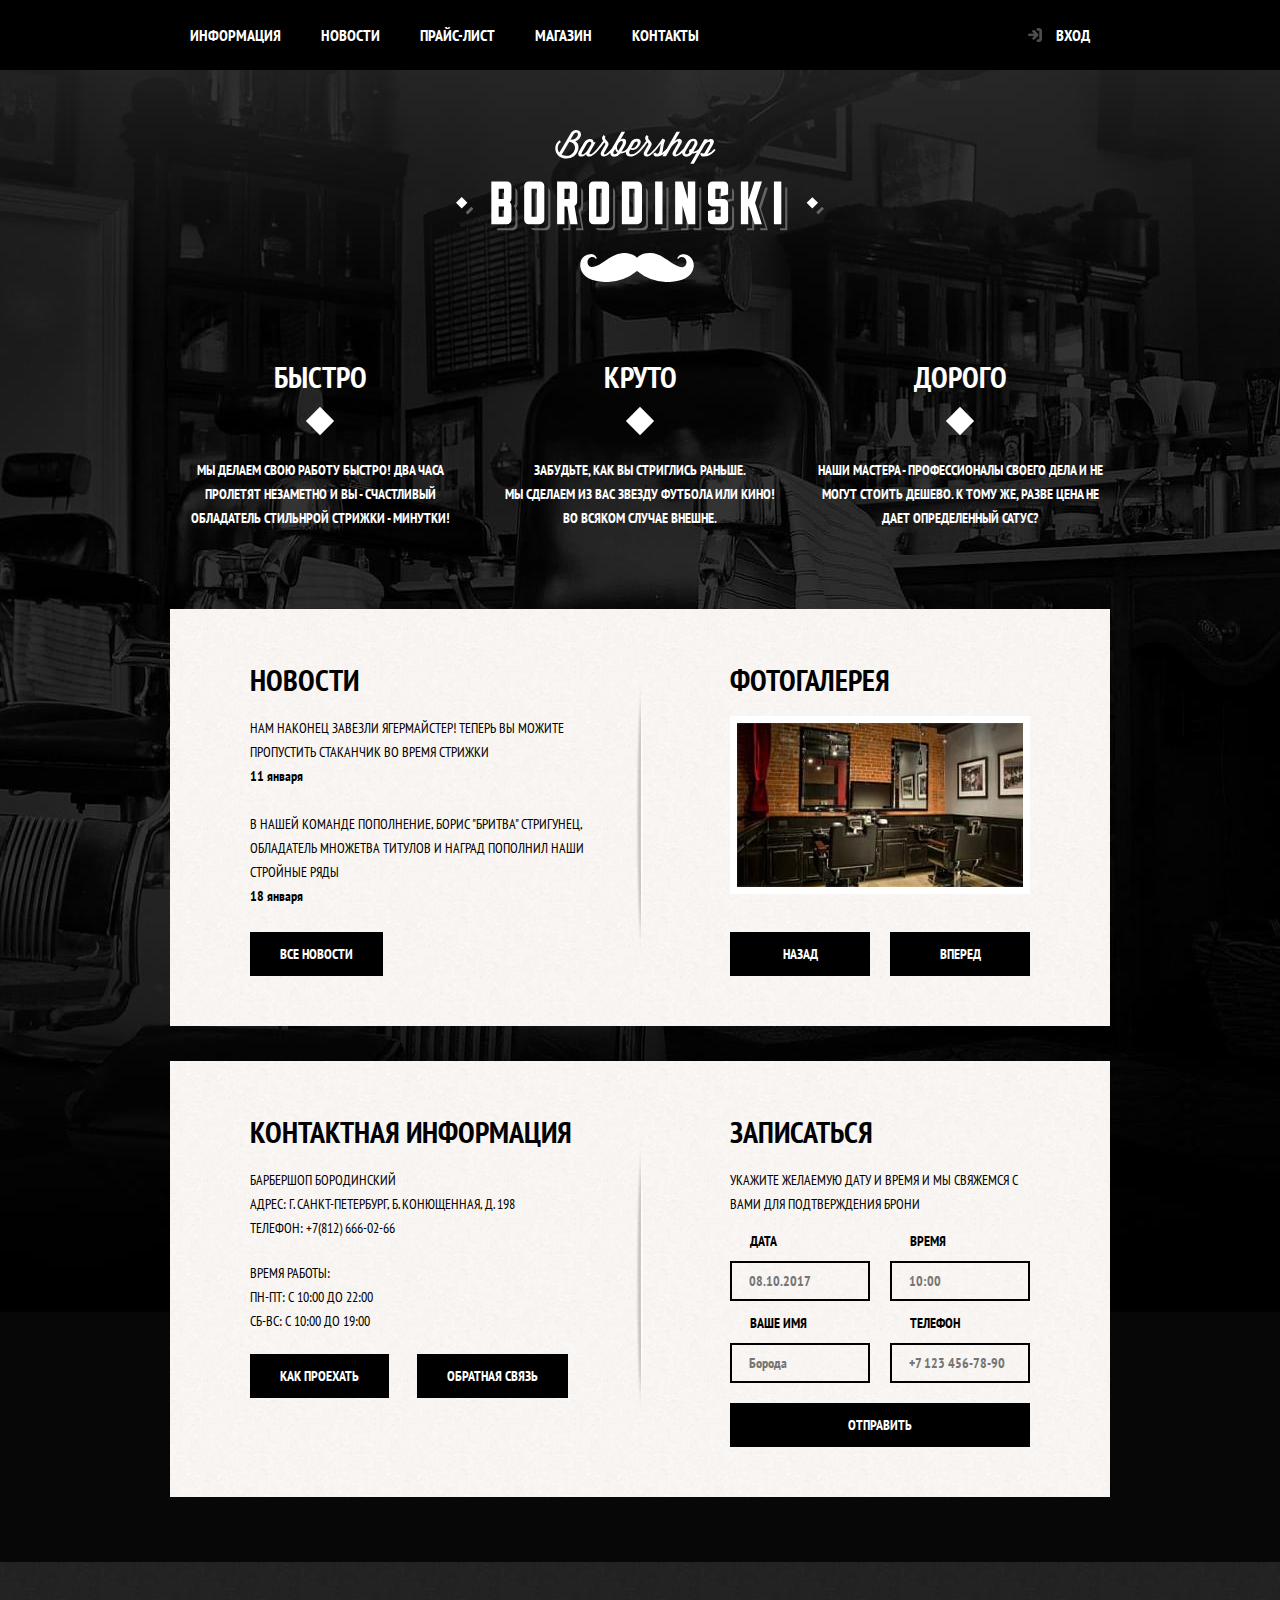
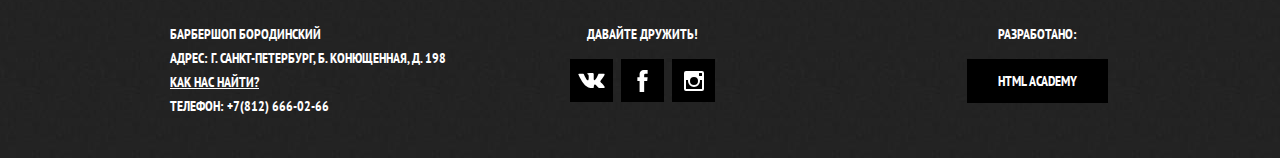
<file: index.html>
<!DOCTYPE html>
<html lang="ru">
<head>
	<meta charset="UTF-8">
	<title>Барбершоп Бородинский</title>
	<link href="https://fonts.googleapis.com/css?family=PT+Sans+Narrow:400,700&display=swap&subset=cyrillic" rel="stylesheet">
	<link rel="stylesheet" href="css/normalize.css">
	<link rel="stylesheet" href="css/style.css">
</head>
<body>
	<header class="main-header">
		<nav class="main-nav">
			<a href="" class="main-header-logo">
				<img src="img/index-logo.svg" width="368" height="153" alt="Логотип бардешопа Бородинский">
			</a>
			<div class="main-nav-wrapper">
				<div class="container">
					<ul class="site-nav">
						<li><a href="#">Информация</a></li>
						<li><a href="#">Новости</a></li>
						<li><a href="price.html">Прайс-лист</a></li>
						<li><a href="catalog.html">Магазин</a></li>
						<li><a href="#">Контакты</a></li>
					</ul>
					<ul class="user-nav">
						<li class="login-link">
							<a href="#" class="login-button">Вход</a>
						</li>
					</ul>
				</div>
			</div>
		</nav>
	</header>
	<main class="container">
		<h1 class="visually-hidden">Барбершоп Бородинский</h1>
		<section class="features">
			<h2 class="visually-hidden">Преимущества</h2>
			<ul class="features-list">
				<li class="feature-item">
					<h3>Быстро</h3>
					<p>Мы делаем свою работу быстро! Два часа пролетят незаметно и вы - счастливый обладатель стильнрой стрижки - минутки!</p>
				</li>
				<li class="feature-item">
					<h3>Круто</h3>
					<p>Забудьте, как вы стриглись раньше. <br> Мы сделаем из вас звезду футбола или кино! <br> Во всяком случае внешне.</p>
				</li>
				<li class="feature-item">
					<h3>Дорого</h3>
					<p>Наши мастера - профессионалы своего дела и не могут стоить дешево. К тому же, разве цена не дает определенный сатус?</p>
				</li>
			</ul>
		</section>
		<div class="inner-page-index inner-style">
			<section class="news">
				<h2 class="big-text">Новости</h2>
				<ul class="news-list">
					<li class="news-item">
						<p>Нам наконец завезли Ягермайстер! Теперь вы можите пропустить стаканчик во время стрижки</p>
						<time datetime="2016-01-11">11 января</time>
					</li>
					<li class="news-item">
						<p>В нашей команде пополнение, Борис "Бритва" Стригунец, обладатель множетва титулов и наград пополнил наши стройные ряды </p>
						<time datetime="2016-01-18">18 января</time>
					</li>
				</ul>
				<a href="" class="button">Все новости</a>
			</section>
			<section class="gallery">
				<h2 class="big-text">Фотогалерея</h2>
				<div class="gallery-container">
					<figure class="gallery-content">
						<a href="#"><img src="img/studio.jpg" alt="Интерьер" width="286" height="164">
						</a> 
					</figure>
					<button class="button gallery-button gallery-button-back" type="button">Назад</button>
					<button class="button gallery-button gallery-button-next" type="button">Вперед</button>
				</div>
			</section>
		</div>
		<div class="inner-page-index inner-style">
			<section class="contacts">
				<h2 class="big-text">Контактная информация</h2>
				<p>Барбершоп Бородинский<br>
					Адрес: г. Санкт-Петербург, Б. конющенная, д. 198<br>
					Телефон: +7(812) 666-02-66
				</p>
				<p>Время работы:<br>
					пн-пт: с 10:00 до 22:00<br>
					сб-вс: с 10:00 до 19:00
				</p>
				<a href="map.html" class="button contacts-button">Как проехать</a>
				<a href="contacts.html" class="button contacts-button">Обратная связь</a>
			</section>

			<section class="appointment">
				<h2 class="big-text">Записаться</h2>
				<p class="appointment-info">Укажите желаемую дату и время и мы свяжемся с вами для подтверждения брони</p>
				<form action="https://echo.htmlacademy.ru" method="post" class="appointment-form">
					<p class="appointment-item">
						<label for="appointment-date">Дата</label>
						<input id="appointment-date" type="text" name="date" value="" placeholder="08.10.2017">
					</p>
					<p class="appointment-item">
						<label for="appointment-time">Время</label>
						<input id="appointment-time" type="text" name="time" value="" placeholder="10:00">
					</p>
					<p class="appointment-item">
						<label for="appointment-name">Ваше имя</label>
						<input id="appointment-name" type="text" name="name" value="" placeholder="Борода">
					</p>
					<p class="appointment-item">
						<label for="appointment-phone">Телефон</label>
						<input id="appointment-phone" type="tel" name="phone" value="" placeholder="+7 123 456-78-90">
					</p>
					<button class="button" type="submit">Отправить</button>
				</form>
			</section>
		</div>
	</main>
	<footer class="main-footer">
		<div class="container">
			<p class="footer-contacts">Барбершоп Бородинский
				<br>Адрес: г. Санкт-Петербург, Б. конющенная, д. 198
				<br>
				<a href="map.html">Как нас найти?</a>
				<br>Телефон: +7(812) 666-02-66
			</p>
			<div class="footer-social">
				<b>Давайте дружить!</b>
				<ul>
					<li>
						<a href="#" class="social-button">
							<span class="visually-hidden">Вконтакте</span>
							<svg xmlns="http://www.w3.org/2000/svg" width="27" height="15" viewBox="0 0 26.14 14.91">
								<path d="M26 13.47l-.09-.17a13.55 13.55 0 00-2.6-3q-.87-.83-1.1-1.12A1 1 0 0122 8a10.27 10.27 0 011.22-1.78l.88-1.16q2.35-3.13 2-4L26 .94a.8.8 0 00-.4-.22 2.14 2.14 0 00-.87 0h-3.92a.51.51 0 00-.27 0h-.3a.6.6 0 00-.15.14.93.93 0 00-.14.24 22.22 22.22 0 01-1.46 3.06q-.5.84-.93 1.46a7 7 0 01-.71.91 4.94 4.94 0 01-.52.47q-.23.18-.35.15l-.23-.05a.9.9 0 01-.31-.33 1.49 1.49 0 01-.16-.53V1.6a3.14 3.14 0 000-.62 2.12 2.12 0 00-.14-.44.73.73 0 00-.28-.33 1.57 1.57 0 00-.46-.18A9 9 0 0012.57 0a8.93 8.93 0 00-3.25.33 1.83 1.83 0 00-.52.41q-.25.3-.07.33a1.67 1.67 0 011.16.59l.08.16a2.6 2.6 0 01.19.63 6.32 6.32 0 01.12 1 10.59 10.59 0 010 1.7q-.07.71-.13 1.1a2.21 2.21 0 01-.18.64 2.69 2.69 0 01-.16.3l-.07.07a1 1 0 01-.37.07.86.86 0 01-.46-.19 3.27 3.27 0 01-.56-.52 7 7 0 01-.66-.93q-.37-.6-.76-1.42l-.22-.39q-.2-.38-.56-1.11t-.62-1.43A.9.9 0 005.2.9h-.07a.93.93 0 00-.22-.16A1.44 1.44 0 004.6.65L.87.68A1 1 0 00.1.94L0 1a.44.44 0 000 .22 1.08 1.08 0 00.08.37Q.9 3.53 1.86 5.31t1.66 2.87Q4.23 9.27 5 10.24t1 1.24l.37.41.34.33a8.06 8.06 0 001 .78 16.34 16.34 0 001.4.9 7.6 7.6 0 001.79.72 6.19 6.19 0 002 .22h1.57a1.08 1.08 0 00.72-.3l.05-.07a.9.9 0 00.1-.25 1.38 1.38 0 000-.37 4.48 4.48 0 01.09-1.05 2.77 2.77 0 01.23-.71 1.74 1.74 0 01.29-.4 1.19 1.19 0 01.23-.2h.11a.86.86 0 01.77.21 4.52 4.52 0 01.83.79q.39.47.93 1.05a6.41 6.41 0 001 .87l.27.16a3.31 3.31 0 00.71.3 1.53 1.53 0 00.76.07l3.48-.05a1.58 1.58 0 00.8-.17.68.68 0 00.34-.37 1.06 1.06 0 000-.46 1.71 1.71 0 00-.1-.36z" fill="#fff"/></svg>
							</a>
						</li>
						<li>
							<a href="#" class="social-button">
								<span class="visually-hidden">Фейсбук</span>
								<svg xmlns="http://www.w3.org/2000/svg" width="19" height="22" viewBox="0 0 10.15 21.74">
									<path d="M3.34 1.12A4.77 4.77 0 016.53 0h3.61v3.81H7.81a1.07 1.07 0 00-1.09.83v2.55h3.42c-.08 1.23-.24 2.45-.41 3.67h-3v10.87H2.21V10.86H0V7.21h2.19V3.66a3.83 3.83 0 011.15-2.54z" fill="#fff"/>
								</svg>
							</a>
						</li>
						<li>
							<a href="#" class="social-button">
								<span class="visually-hidden">Инстаграм</span>
								<svg xmlns="http://www.w3.org/2000/svg" width="20" height="20">
									<path d="M18 0H2a2 2 0 00-2 2v16a2 2 0 002 2h16a2 2 0 002-2V2a2 2 0 00-2-2zm-8 6a4 4 0 11-4 4 4 4 0 014-4zM2.5 18a.47.47 0 01-.5-.5V9h2.1a3.4 3.4 0 00-.1 1 6 6 0 1012 0 3.4 3.4 0 00-.1-1H18v8.5a.47.47 0 01-.5.5zM18 4.5a.47.47 0 01-.5.5h-2a.47.47 0 01-.5-.5v-2a.47.47 0 01.5-.5h2a.47.47 0 01.5.5z" fill="#fff"/>
								</svg>
							</a>
						</li>
					</ul>
				</div>
				<p class="footer-copyright">
					<b>Разработано:</b>
					<a href="https://htmlacademy.ru" class="button footer-dev">HTML Academy</a>
				</p>
			</div>
		</footer>
		<section class="modal modal-login">
			<h2>Личный кабинет</h2>
			<p>Введите пожалуйста свой логин и пароль</p>
			<form action="https://echo.htmlacademy.ru" class="login-form" method="post">
				<p>
					<label class="visually-hidden" for="user-login">Логин</label>
					<input type="text" id="user-login" class="login-icon-user" placeholder="Логин" required>
				</p>
				<p>
					<label class="visually-hidden" for="user-password">Пароль</label>
					<input type="password" id="user-password" class="login-icon-pass" placeholder="Пароль" required>
				</p>
				<p class="login-password-info">
					<label class="login-checkbox">
						<input type="checkbox" name="remember" class="visually-hidden">
						<span class="checkbox-indicator"></span>
						Запомнте меня
					</label>
					<a href="#" class="restore">Я забыл пароль!</a>
				</p>
				<button class="button btn-log" type="submit">Войти</button>
			</form>
			<button class="modal-close" type="button"></button>
		</section>
		<section class="modal modal-map">
			<h2 class="visually-hidden">Как до нас добраться</h2>
			<iframe src="https://www.google.com/maps/embed?pb=!1m18!1m12!1m3!1d1998.6036252949425!2d30.320864080180478!3d59.93871916914324!2m3!1f0!2f0!3f0!3m2!1i1024!2i768!4f13.1!3m3!1m2!1s0x4696310fca145cc1%3A0x42b32648d8238007!2z0JHQvtC70YzRiNCw0Y8g0JrQvtC90Y7RiNC10L3QvdCw0Y8g0YPQuy4sIDE5LzgsINCh0LDQvdC60YIt0J_QtdGC0LXRgNCx0YPRgNCzLCAxOTExODY!5e0!3m2!1sru!2sru!4v1575994531938!5m2!1sru!2sru" width="780" height="570" frameborder="0" style="border:0;" allowfullscreen=""></iframe>
			<p>
				<img src="img/map.png" width="780" height="570" alt= "Адрес: г. Санкт-Петербург, Б. конющенная, д. 198">
			</p>
			<button class="modal-close" type="button"></button>
		</section>
		<script src="script.js"></script>
		<script>
			let popapMap2 = document.querySelector(".contacts-button");

			popapMap2.addEventListener("click", function(evt) {
				evt.preventDefault();
				mapImg.classList.add("modal-show");
			});
		</script>
	</body>
	</html>
</file>
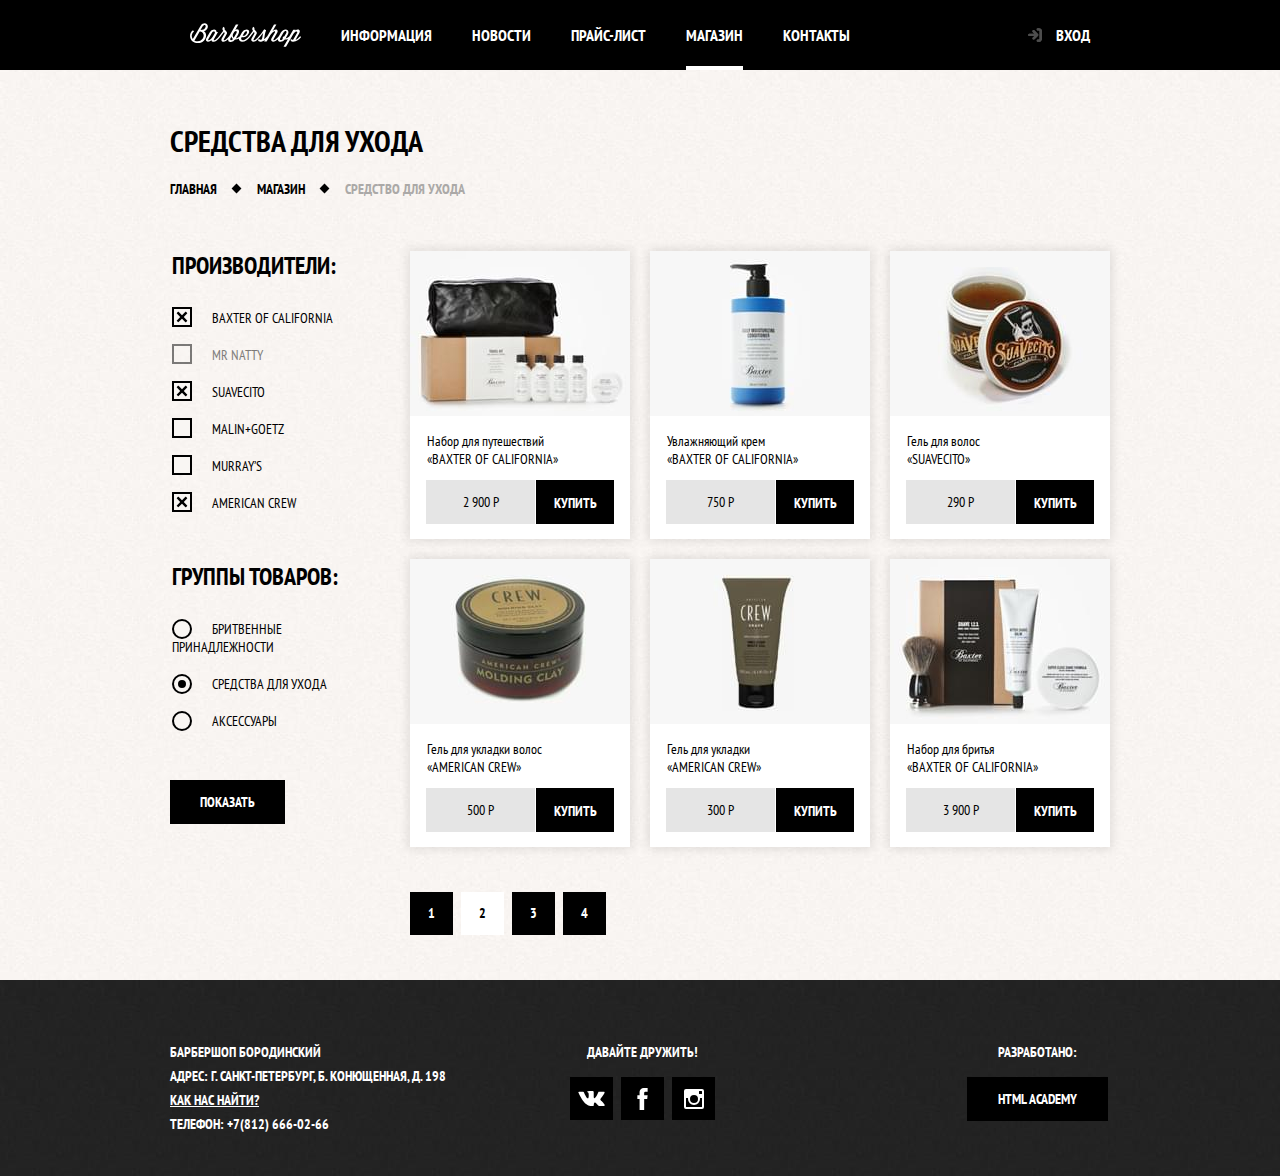
<file: catalog.html>
<!DOCTYPE html>
<html lang="ru">
<head>
	<meta charset="UTF-8">
	<title>Каталог</title>
	<link href="https://fonts.googleapis.com/css?family=PT+Sans+Narrow:400,700&display=swap&subset=cyrillic" rel="stylesheet">
	<link rel="stylesheet" href="css/normalize.css">
	<link rel="stylesheet" href="css/style.css">
</head>
<body class="inner-page">
	<header class="main-header">
		<nav class="main-nav container">
			<a href="index.html" class="main-header-logo">
				<img src="img/logo.svg" alt="Логотип бардешопа Бородинский" width="111" height="24">
			</a>
			<ul class="site-nav">
				<li><a href="#">Информация</a></li>
				<li><a href="#">Новости</a></li>
				<li><a href="price.html">Прайс-лист</a></li>
				<li><a class="active-nav" href="catalog.html">Магазин</a></li>
				<li><a href="#">Контакты</a></li>
			</ul>
			<ul class="user-nav">
				<li class="login-link">
					<a href="#" class="login-button">Вход</a>
				</li>
			</ul>
		</nav>
	</header>
	<main class="container">
		<h1 class="big-text">Средства для ухода</h1>
		<ul class="breadcrumbs">
			<li><a href="index.html">Главная</a></li>
			<li><a href="#">Магазин</a></li>
			<li class="breadcrumbs-current">Средство для ухода</li>
		</ul>
		<div class="catalog-columns">
			<section class="filters">
				<h2 class="visually-hidden">Фильтр товаров</h2>
				<form action="#" class="filter" method="get">
					<fieldset>
						<legend class="high-text">Производители:</legend>
						<ul class="filter-list-1">
							<li class="filter-option">
								<input class="visually-hidden filter-input filter-input-checkbox" type="checkbox" name="baxter-of-california" id="filter-baxter-of-california" checked>
								<label for="filter-baxter-of-california">Baxter of California</label>
							</li>
							<li class="filter-option">
								<input class="visually-hidden filter-input filter-input-checkbox" type="checkbox" name="mr-natty" id="filter-mr-natty" disabled>
								<label for="filter-mr-natty">Mr Natty</label>
							</li>
							<li class="filter-option">
								<input class="visually-hidden filter-input filter-input-checkbox" type="checkbox" name="suavecito" id="filter-suavecito" checked>
								<label for="filter-suavecito">Suavecito</label>
							</li>
							<li class="filter-option">
								<input class="visually-hidden filter-input filter-input-checkbox" type="checkbox" name="malin-goetz" id="filter-malin-goetz">
								<label for="filter-malin-goetz">Malin+Goetz</label>
							</li>
							<li class="filter-option">
								<input class="visually-hidden filter-input filter-input-checkbox" type="checkbox" name="murrays" id="filter-murrays">
								<label for="filter-murrays">Murray’s</label>
							</li>
							<li class="filter-option">
								<input class="visually-hidden filter-input filter-input-checkbox" type="checkbox" name="american-crew" id="filter-american-crew" checked>
								<label for="filter-american-crew">American Crew</label>
							</li>
						</ul>
					</fieldset>
					<fieldset>
						<legend class="high-text">Группы товаров:</legend>
						<ul class="filter-list-2">
							<li class="filter-option">
								<input class="visually-hidden filter-input filter-input-radio" type="radio" name="product-group" value="shaving" id="filter-shave">
								<label for="filter-shave">Бритвенные 
								принадлежности</label>
							</li>
							<li class="filter-option">
								<input class="visually-hidden filter-input filter-input-radio" type="radio" name="product-group" value="hair-care" id="filter-care" checked>
								<label for="filter-care">Средства для ухода</label>
							</li>
							<li class="filter-option">
								<input class="visually-hidden filter-input filter-input-radio" type="radio" name="product-group" value="accessories" id="filter-accessories">
								<label for="filter-accessories">Аксессуары</label>
							</li>
						</ul>
					</fieldset>
					<button type="submit" class="filter-button button">Показать</button>
				</form>
			</section>
			<section class="catalog">
				<h2 class="visually-hidden">Список средств для ухода</h2>
				<ul class="catalog-list">
					<li class="catalog-item">
						<a class="catalog-link" href="item.html">
							<h3>
								<span class="catalog-category">Набор для путешествий</span><br>
								<span class="catalog-item-title">«Baxter of California»</span>
							</h3>
							<p class="catalog-item-image">
								<img src="img/product-1.jpg" width="220" height="165" alt="Набор для путешествий «Baxter of California»">
							</p>
						</a>
						<p class="catalog-item-price">
							<b>2 900 Р</b>
							<a class="button btn-price" href="#">Купить</a>
						</p>
					</li>
					<li class="catalog-item">
						<a class="catalog-link" href="catalog-item.html">
							<h3>
								<span class="catalog-category">Увлажняющий крем</span><br>
								<span class="catalog-item-title">«Baxter of California»</span>
							</h3>
							<p class="catalog-item-image">
								<img src="img/product-2.jpg" width="220" height="165" alt="Увлажняющий крем «Baxter of California»">
							</p>
						</a>
						<p class="catalog-item-price">
							<b>750 Р</b>
							<a class="button btn-price" href="#">Купить</a>
						</p>
					</li>
					<li class="catalog-item">
						<a class="catalog-link" href="catalog-item.html">
							<h3>
								<span class="catalog-category">Гель для волос</span><br>
								<span class="catalog-item-title">«Suavecito»</span>
							</h3>
							<p class="catalog-item-image">
								<img src="img/product-3.jpg" width="220" height="165" alt="Гель для волос «Suavecito»">
							</p>
						</a>
						<p class="catalog-item-price">
							<b>290 Р</b>
							<a class="button btn-price" href="#">Купить</a>
						</p>
					</li>
					<li class="catalog-item">
						<a class="catalog-link" class="catalog-link" href="catalog-item.html">
							<h3>
								<span class="catalog-category">Гель для укладки волос</span><br>
								<span class="catalog-item-title">«American crew»</span>
							</h3>
							<p class="catalog-item-image">
								<img src="img/product-4.jpg" width="220" height="165" alt="Гель для укладки волос «American crew»">
							</p>
						</a>
						<p class="catalog-item-price">
							<b>500 Р</b>
							<a class="button btn-price" href="#">Купить</a>
						</p>
					</li>
					<li class="catalog-item">
						<a class="catalog-link" href="catalog-item.html">
							<h3>
								<span class="catalog-category">Гель для укладки</span><br>
								<span class="catalog-item-title">«American crew»</span>
							</h3>
							<p class="catalog-item-image">
								<img src="img/product-5.jpg" width="220" height="165" alt="Гель для укладки «American crew»">
							</p>
						</a>
						<p class="catalog-item-price">
							<b>300 Р</b>
							<a class="button btn-price" href="#">Купить</a>
						</p>
					</li>
					<li class="catalog-item">
						<a class="catalog-link" href="catalog-item.html">
							<h3>
								<span class="catalog-category">Набор для бритья</span><br>
								<span class="catalog-item-title">«Baxter of California»</span>
							</h3>
							<p class="catalog-item-image">
								<img src="img/product-6.jpg" width="220" height="165" alt="Набор для бритья «Baxter of California»">
							</p>
						</a>
						<p class="catalog-item-price">
							<b>3 900 Р</b>
							<a class="button btn-price" href="#">Купить</a>
						</p>
					</li>
				</ul>
				<ul class="pagination-list">
					<li class="pagination-item"><a href="#">1</a></li>
					<li class="pagination-item pagination-item-current"><a href="#">2</a></li>
					<li class="pagination-item"><a href="#">3</a></li>
					<li class="pagination-item"><a href="#">4</a></li>
				</ul>
			</section>
		</div>
	</main>
	<footer class="main-footer">
		<div class="container">
			<p class="footer-contacts">Барбершоп Бородинский
				<br>Адрес: г. Санкт-Петербург, Б. конющенная, д. 198
				<br>
				<a href="map.html">Как нас найти?</a>
				<br>Телефон: +7(812) 666-02-66
			</p>
			<div class="footer-social">
				<b>Давайте дружить!</b>
				<ul>
					<li>
						<a href="#" class="social-button">
							<span class="visually-hidden">Вконтакте</span>
							<svg xmlns="http://www.w3.org/2000/svg" width="27" height="15" viewBox="0 0 26.14 14.91">
								<path d="M26 13.47l-.09-.17a13.55 13.55 0 00-2.6-3q-.87-.83-1.1-1.12A1 1 0 0122 8a10.27 10.27 0 011.22-1.78l.88-1.16q2.35-3.13 2-4L26 .94a.8.8 0 00-.4-.22 2.14 2.14 0 00-.87 0h-3.92a.51.51 0 00-.27 0h-.3a.6.6 0 00-.15.14.93.93 0 00-.14.24 22.22 22.22 0 01-1.46 3.06q-.5.84-.93 1.46a7 7 0 01-.71.91 4.94 4.94 0 01-.52.47q-.23.18-.35.15l-.23-.05a.9.9 0 01-.31-.33 1.49 1.49 0 01-.16-.53V1.6a3.14 3.14 0 000-.62 2.12 2.12 0 00-.14-.44.73.73 0 00-.28-.33 1.57 1.57 0 00-.46-.18A9 9 0 0012.57 0a8.93 8.93 0 00-3.25.33 1.83 1.83 0 00-.52.41q-.25.3-.07.33a1.67 1.67 0 011.16.59l.08.16a2.6 2.6 0 01.19.63 6.32 6.32 0 01.12 1 10.59 10.59 0 010 1.7q-.07.71-.13 1.1a2.21 2.21 0 01-.18.64 2.69 2.69 0 01-.16.3l-.07.07a1 1 0 01-.37.07.86.86 0 01-.46-.19 3.27 3.27 0 01-.56-.52 7 7 0 01-.66-.93q-.37-.6-.76-1.42l-.22-.39q-.2-.38-.56-1.11t-.62-1.43A.9.9 0 005.2.9h-.07a.93.93 0 00-.22-.16A1.44 1.44 0 004.6.65L.87.68A1 1 0 00.1.94L0 1a.44.44 0 000 .22 1.08 1.08 0 00.08.37Q.9 3.53 1.86 5.31t1.66 2.87Q4.23 9.27 5 10.24t1 1.24l.37.41.34.33a8.06 8.06 0 001 .78 16.34 16.34 0 001.4.9 7.6 7.6 0 001.79.72 6.19 6.19 0 002 .22h1.57a1.08 1.08 0 00.72-.3l.05-.07a.9.9 0 00.1-.25 1.38 1.38 0 000-.37 4.48 4.48 0 01.09-1.05 2.77 2.77 0 01.23-.71 1.74 1.74 0 01.29-.4 1.19 1.19 0 01.23-.2h.11a.86.86 0 01.77.21 4.52 4.52 0 01.83.79q.39.47.93 1.05a6.41 6.41 0 001 .87l.27.16a3.31 3.31 0 00.71.3 1.53 1.53 0 00.76.07l3.48-.05a1.58 1.58 0 00.8-.17.68.68 0 00.34-.37 1.06 1.06 0 000-.46 1.71 1.71 0 00-.1-.36z" fill="#fff"/></svg>
							</a>
						</li>
						<li>
							<a href="#" class="social-button">
								<span class="visually-hidden">Фейсбук</span>
								<svg xmlns="http://www.w3.org/2000/svg" width="19" height="22" viewBox="0 0 10.15 21.74">
									<path d="M3.34 1.12A4.77 4.77 0 016.53 0h3.61v3.81H7.81a1.07 1.07 0 00-1.09.83v2.55h3.42c-.08 1.23-.24 2.45-.41 3.67h-3v10.87H2.21V10.86H0V7.21h2.19V3.66a3.83 3.83 0 011.15-2.54z" fill="#fff"/>
								</svg>
							</a>
						</li>
						<li>
							<a href="#" class="social-button">
								<span class="visually-hidden">Инстаграм</span>
								<svg xmlns="http://www.w3.org/2000/svg" width="20" height="20">
									<path d="M18 0H2a2 2 0 00-2 2v16a2 2 0 002 2h16a2 2 0 002-2V2a2 2 0 00-2-2zm-8 6a4 4 0 11-4 4 4 4 0 014-4zM2.5 18a.47.47 0 01-.5-.5V9h2.1a3.4 3.4 0 00-.1 1 6 6 0 1012 0 3.4 3.4 0 00-.1-1H18v8.5a.47.47 0 01-.5.5zM18 4.5a.47.47 0 01-.5.5h-2a.47.47 0 01-.5-.5v-2a.47.47 0 01.5-.5h2a.47.47 0 01.5.5z" fill="#fff"/>
								</svg>
							</a>
						</li>
					</ul>
				</div>
				<p class="footer-copyright">
					<b>Разработано:</b>
					<a href="https://htmlacademy.ru" class="button footer-dev">HTML Academy</a>
				</p>
			</div>
		</footer>
		<section class="modal modal-login">
			<h2>Личный кабинет</h2>
			<p>Введите пожалуйста свой логин и пароль</p>
			<form action="https://echo.htmlacademy.ru" class="login-form" method="post">
				<p>
					<label class="visually-hidden" for="user-login">Логин</label>
					<input type="text" id="user-login" class="login-icon-user" placeholder="Логин" required>
				</p>
				<p>
					<label class="visually-hidden" for="user-password">Пароль</label>
					<input type="password" id="user-password" class="login-icon-pass" placeholder="Пароль" required>
				</p>
				<p class="login-password-info">
					<label class="login-checkbox">
						<input type="checkbox" name="remember" class="visually-hidden">
						<span class="checkbox-indicator"></span>
						Запомнте меня
					</label>
					<a href="#" class="restore">Я забыл пароль!</a>
				</p>
				<button class="button btn-log" type="submit">Войти</button>
			</form>
			<button class="modal-close" type="button"></button>
		</section>
		<section class="modal modal-map">
			<h2 class="visually-hidden">Как до нас добраться</h2>
			<iframe src="https://www.google.com/maps/embed?pb=!1m18!1m12!1m3!1d1998.6036252949425!2d30.320864080180478!3d59.93871916914324!2m3!1f0!2f0!3f0!3m2!1i1024!2i768!4f13.1!3m3!1m2!1s0x4696310fca145cc1%3A0x42b32648d8238007!2z0JHQvtC70YzRiNCw0Y8g0JrQvtC90Y7RiNC10L3QvdCw0Y8g0YPQuy4sIDE5LzgsINCh0LDQvdC60YIt0J_QtdGC0LXRgNCx0YPRgNCzLCAxOTExODY!5e0!3m2!1sru!2sru!4v1575994531938!5m2!1sru!2sru" width="780" height="570" frameborder="0" style="border:0;" allowfullscreen=""></iframe>
			<p>
				<img src="img/map.png" width="780" height="570" alt= "Адрес: г. Санкт-Петербург, Б. конющенная, д. 198">
			</p>
			<button class="modal-close" type="button"></button>
		</section>
		<script src="script.js"></script>
	</body>
	</html>
</file>
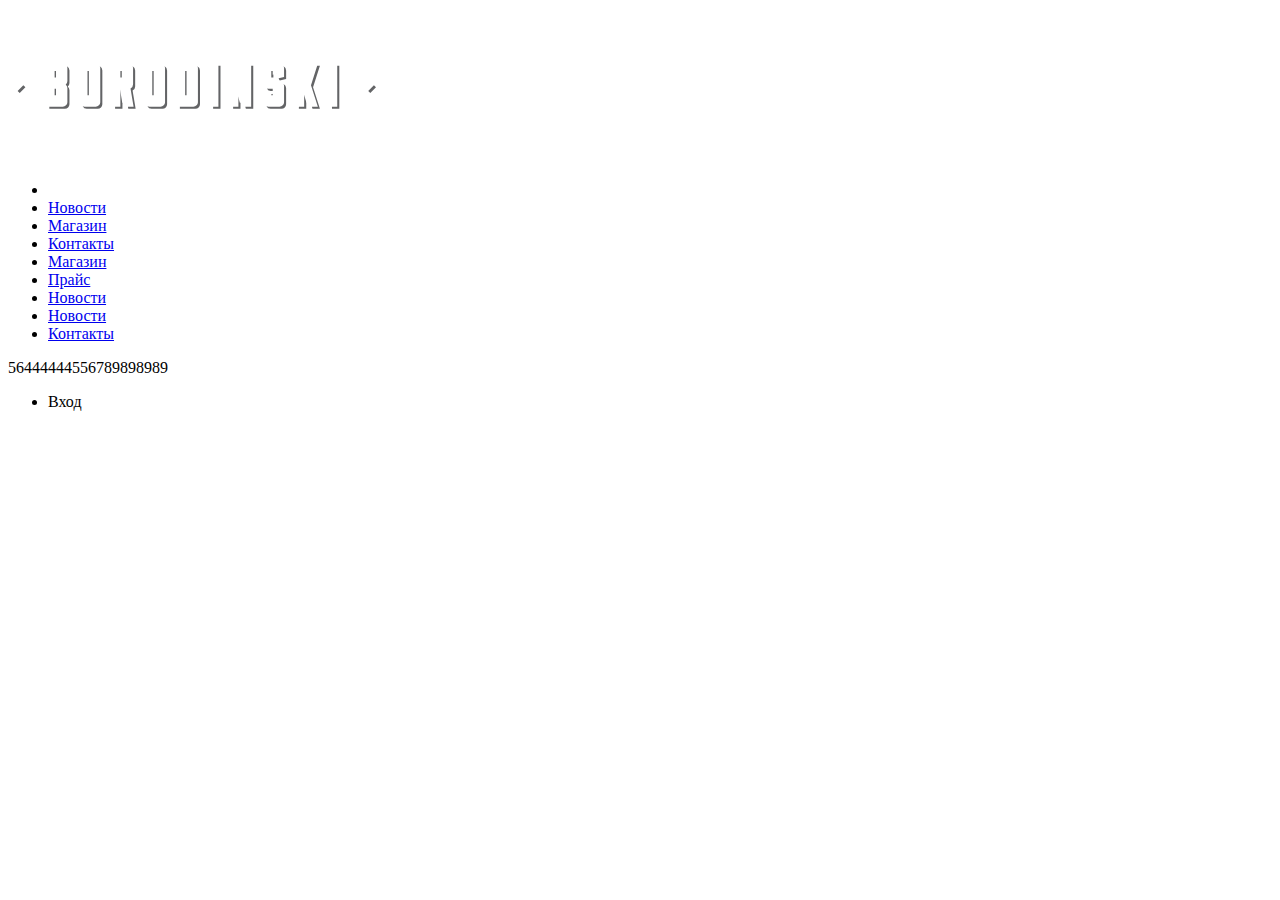
<file: contacts.html>
<!DOCTYPE html>
<html lang="en">
	<head>
		<meta charset="UTF-8">
		<title>Document</title>
	</head>
	<body>
		<nav class="main-nav">
			<a href="" class="main-header-logo">
				<img src="img/index-logo.svg" alt="Логотип бардешопа Бородинский" width="368" height="153">
			</a>
			<ul class="site-nav">
				<li><a href="info.hinfo.h href="</li>
				<li><a href="news.html">Новости</a></li>
				<li><a href="catalog.html">Магазин</a></li>
				<li><a href="contacts.html">Контакты</a></li>
				<li><a href="catalog.html">Магазин</a></li>
				<li><a href="price.html">Прайс</a></li>
				<li><a href="news.html">Новости</a></li>
				<li><a href="news.html">Новости</a></li>
				<li><a href="contacts.html">Контакты</a></li>
			</ul>56444444556789898989
			<p><ul class="user-nav">
							<li class="login-link">Вход</li>
						</ul></p>
		</nav>
		<table>
			<tr>
				<td></td>
			</tr>
		</table>
	</body>
</html>
</file>
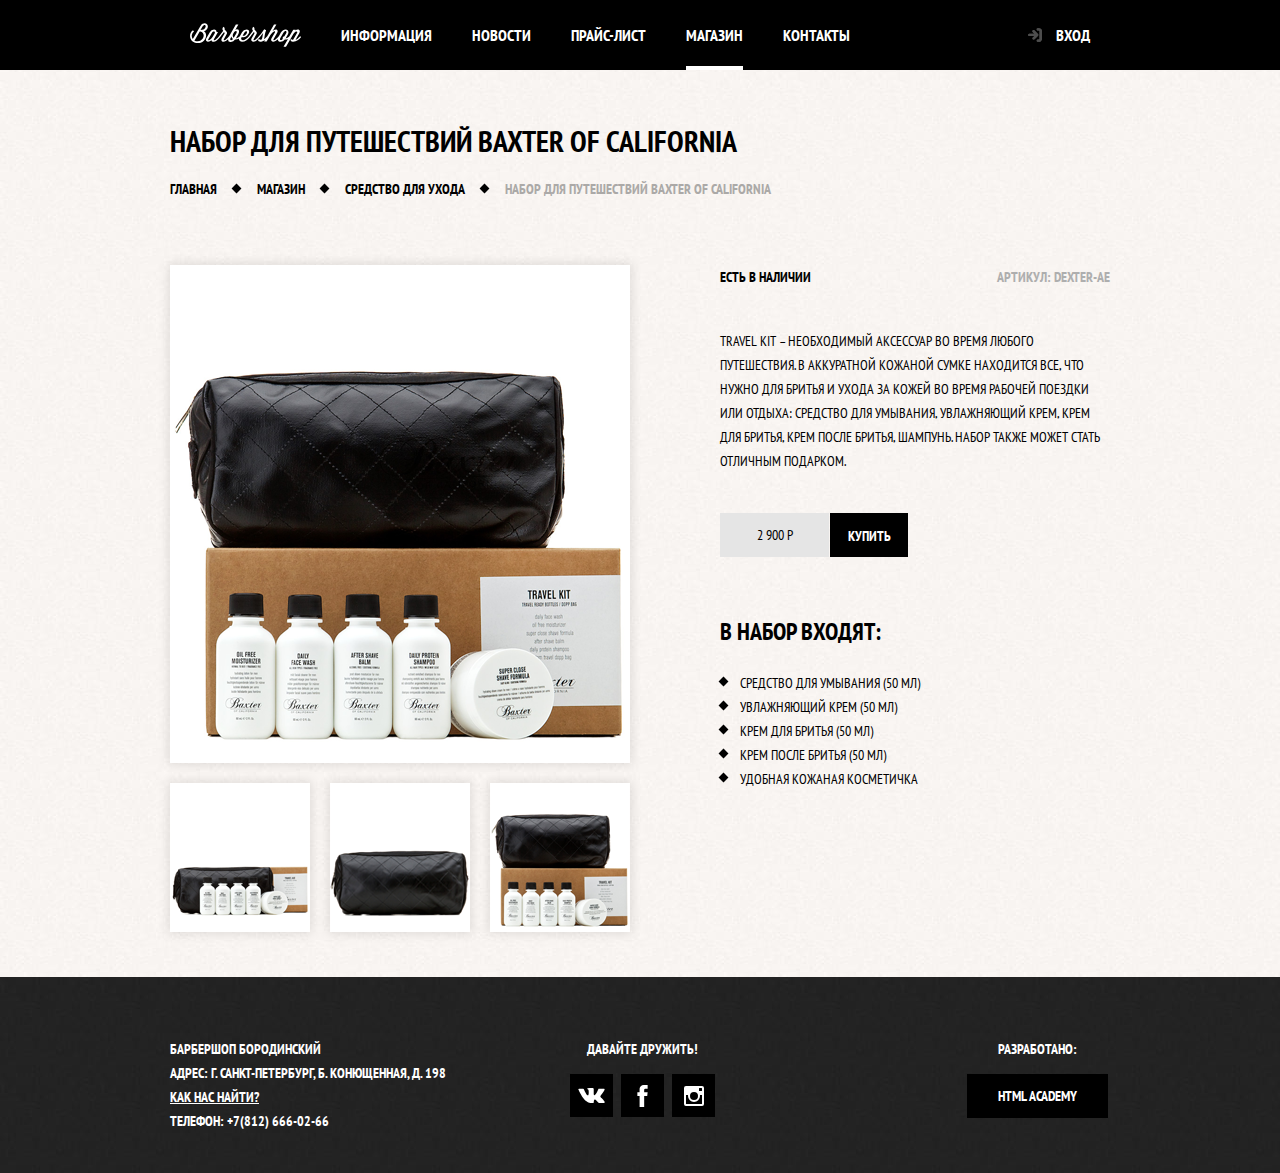
<file: item.html>
<!DOCTYPE html>
<html lang="ru">
<head>
	<meta charset="UTF-8">
	<title>Набор для путешествий</title>
	<link href="https://fonts.googleapis.com/css?family=PT+Sans+Narrow:400,700&display=swap&subset=cyrillic" rel="stylesheet">
	<link rel="stylesheet" href="css/normalize.css">
	<link rel="stylesheet" href="css/style.css">
</head>
<body class="inner-page">
	<header class="main-header">
		<nav class="main-nav container">
			<a href="index.html" class="main-header-logo">
				<img src="img/logo.svg" alt="Логотип бардешопа Бородинский" width="111" height="24">
			</a>
			<ul class="site-nav">
				<li><a href="#">Информация</a></li>
				<li><a href="#">Новости</a></li>
				<li><a href="price.html">Прайс-лист</a></li>
				<li><a class="active-nav" href="catalog.html">Магазин</a></li>
				<li><a href="#">Контакты</a></li>
			</ul>
			<ul class="user-nav">
				<li class="login-link">
					<a  href="#"class="login-button">Вход</a>
				</li>
			</ul>
		</nav>
	</header>
	<main class="container">
		<h1 class="big-text">Набор для путешествий Baxter of California</h1>
		<ul class="breadcrumbs">
			<li><a href="index.html">Главная</a></li>
			<li><a href="#">Магазин</a></li>
			<li><a href="catalog.html">Средство для ухода</a></li>
			<li class="breadcrumbs-current">Набор для путешествий Baxter of California</li>
		</ul>
		<div class="catalog-columns">
			<section class="product-photos">
				<h2 class="visually-hidden">Изображения товара</h2>
				<p class="product-photo-full">
					<img src="img/product-big.png" alt="Фото всего набора" width="460" height="498">
				</p>
				<ul class="img-list">
					<li><img src="img/product-small-1.png" width="140" height="149" alt="Фото в анафас"></li>
					<li><img src="img/product-small-2.png" width="140" height="149" alt="Фото в профиль"></li>
					<li><img src="img/product-small-3.png" width="140" height="149" alt="Фото в отдельной части"></li>
				</ul>
			</section>
			<section class="product-info">
				<h2 class="visually-hidden">Описание тавара</h2>
				<p class="product-availability">Есть в наличии</p>
				<p class="product-article">Артикул: dexter-ae</p>
				<p class="product-text">Travel Kit – необходимый аксессуар во время любого путешествия. В аккуратной кожаной сумке находится все, что нужно для бритья и ухода за кожей во время рабочей поездки или отдыха: средство для умывания, увлажняющий крем, крем для бритья, крем после бритья, шампунь. Набор также может стать отличным подарком.</p>
				<p class="product-price">
					<b>2 900 Р</b>
					<a href="#" class="button btn-price">Купить</a>
				</p>
				<h3 class="high-text">В набор входят:</h3>
				<ul class="prod-list">
					<li>Средство для умывания (50 мл)</li>
					<li>Увлажняющий крем (50 мл)</li>
					<li>Крем для бритья (50 мл)</li>
					<li>Крем после бритья (50 мл)</li>
					<li>Удобная кожаная косметичка</li>
				</ul>
			</section>
		</div>
	</main>
	<footer class="main-footer">
		<div class="container">
			<p class="footer-contacts">Барбершоп Бородинский
				<br>Адрес: г. Санкт-Петербург, Б. конющенная, д. 198
				<br>
				<a href="map.html">Как нас найти?</a>
				<br>Телефон: +7(812) 666-02-66
			</p>
			<div class="footer-social">
				<b>Давайте дружить!</b>
				<ul>
					<li>
						<a href="#" class="social-button">
							<span class="visually-hidden">Вконтакте</span>
							<svg xmlns="http://www.w3.org/2000/svg" width="27" height="15" viewBox="0 0 26.14 14.91">
								<path d="M26 13.47l-.09-.17a13.55 13.55 0 00-2.6-3q-.87-.83-1.1-1.12A1 1 0 0122 8a10.27 10.27 0 011.22-1.78l.88-1.16q2.35-3.13 2-4L26 .94a.8.8 0 00-.4-.22 2.14 2.14 0 00-.87 0h-3.92a.51.51 0 00-.27 0h-.3a.6.6 0 00-.15.14.93.93 0 00-.14.24 22.22 22.22 0 01-1.46 3.06q-.5.84-.93 1.46a7 7 0 01-.71.91 4.94 4.94 0 01-.52.47q-.23.18-.35.15l-.23-.05a.9.9 0 01-.31-.33 1.49 1.49 0 01-.16-.53V1.6a3.14 3.14 0 000-.62 2.12 2.12 0 00-.14-.44.73.73 0 00-.28-.33 1.57 1.57 0 00-.46-.18A9 9 0 0012.57 0a8.93 8.93 0 00-3.25.33 1.83 1.83 0 00-.52.41q-.25.3-.07.33a1.67 1.67 0 011.16.59l.08.16a2.6 2.6 0 01.19.63 6.32 6.32 0 01.12 1 10.59 10.59 0 010 1.7q-.07.71-.13 1.1a2.21 2.21 0 01-.18.64 2.69 2.69 0 01-.16.3l-.07.07a1 1 0 01-.37.07.86.86 0 01-.46-.19 3.27 3.27 0 01-.56-.52 7 7 0 01-.66-.93q-.37-.6-.76-1.42l-.22-.39q-.2-.38-.56-1.11t-.62-1.43A.9.9 0 005.2.9h-.07a.93.93 0 00-.22-.16A1.44 1.44 0 004.6.65L.87.68A1 1 0 00.1.94L0 1a.44.44 0 000 .22 1.08 1.08 0 00.08.37Q.9 3.53 1.86 5.31t1.66 2.87Q4.23 9.27 5 10.24t1 1.24l.37.41.34.33a8.06 8.06 0 001 .78 16.34 16.34 0 001.4.9 7.6 7.6 0 001.79.72 6.19 6.19 0 002 .22h1.57a1.08 1.08 0 00.72-.3l.05-.07a.9.9 0 00.1-.25 1.38 1.38 0 000-.37 4.48 4.48 0 01.09-1.05 2.77 2.77 0 01.23-.71 1.74 1.74 0 01.29-.4 1.19 1.19 0 01.23-.2h.11a.86.86 0 01.77.21 4.52 4.52 0 01.83.79q.39.47.93 1.05a6.41 6.41 0 001 .87l.27.16a3.31 3.31 0 00.71.3 1.53 1.53 0 00.76.07l3.48-.05a1.58 1.58 0 00.8-.17.68.68 0 00.34-.37 1.06 1.06 0 000-.46 1.71 1.71 0 00-.1-.36z" fill="#fff"/></svg>
							</a>
						</li>
						<li>
							<a href="#" class="social-button">
								<span class="visually-hidden">Фейсбук</span>
								<svg xmlns="http://www.w3.org/2000/svg" width="19" height="22" viewBox="0 0 10.15 21.74">
									<path d="M3.34 1.12A4.77 4.77 0 016.53 0h3.61v3.81H7.81a1.07 1.07 0 00-1.09.83v2.55h3.42c-.08 1.23-.24 2.45-.41 3.67h-3v10.87H2.21V10.86H0V7.21h2.19V3.66a3.83 3.83 0 011.15-2.54z" fill="#fff"/>
								</svg>
							</a>
						</li>
						<li>
							<a href="#" class="social-button">
								<span class="visually-hidden">Инстаграм</span>
								<svg xmlns="http://www.w3.org/2000/svg" width="20" height="20">
									<path d="M18 0H2a2 2 0 00-2 2v16a2 2 0 002 2h16a2 2 0 002-2V2a2 2 0 00-2-2zm-8 6a4 4 0 11-4 4 4 4 0 014-4zM2.5 18a.47.47 0 01-.5-.5V9h2.1a3.4 3.4 0 00-.1 1 6 6 0 1012 0 3.4 3.4 0 00-.1-1H18v8.5a.47.47 0 01-.5.5zM18 4.5a.47.47 0 01-.5.5h-2a.47.47 0 01-.5-.5v-2a.47.47 0 01.5-.5h2a.47.47 0 01.5.5z" fill="#fff"/>
								</svg>
							</a>
						</li>
					</ul>
				</div>
				<p class="footer-copyright">
					<b>Разработано:</b>
					<a href="https://htmlacademy.ru" class="button footer-dev">HTML Academy</a>
				</p>
			</div>
		</footer>
		<section class="modal modal-login">
			<h2>Личный кабинет</h2>
			<p>Введите пожалуйста свой логин и пароль</p>
			<form action="https://echo.htmlacademy.ru" class="login-form" method="post">
				<p>
					<label class="visually-hidden" for="user-login">Логин</label>
					<input type="text" id="user-login" class="login-icon-user" placeholder="Логин" required>
				</p>
				<p>
					<label class="visually-hidden" for="user-password">Пароль</label>
					<input type="password" id="user-password" class="login-icon-pass" placeholder="Пароль" required>
				</p>
				<p class="login-password-info">
					<label class="login-checkbox">
						<input type="checkbox" name="remember" class="visually-hidden">
						<span class="checkbox-indicator"></span>
						Запомнте меня
					</label>
					<a href="#" class="restore">Я забыл пароль!</a>
				</p>
				<button class="button btn-log" type="submit">Войти</button>
			</form>
			<button class="modal-close" type="button"></button>
		</section>
		<section class="modal modal-map">
			<h2 class="visually-hidden">Как до нас добраться</h2>
			<iframe src="https://www.google.com/maps/embed?pb=!1m18!1m12!1m3!1d1998.6036252949425!2d30.320864080180478!3d59.93871916914324!2m3!1f0!2f0!3f0!3m2!1i1024!2i768!4f13.1!3m3!1m2!1s0x4696310fca145cc1%3A0x42b32648d8238007!2z0JHQvtC70YzRiNCw0Y8g0JrQvtC90Y7RiNC10L3QvdCw0Y8g0YPQuy4sIDE5LzgsINCh0LDQvdC60YIt0J_QtdGC0LXRgNCx0YPRgNCzLCAxOTExODY!5e0!3m2!1sru!2sru!4v1575994531938!5m2!1sru!2sru" width="780" height="570" frameborder="0" style="border:0;" allowfullscreen=""></iframe>
			<p>
				<img src="img/map.png" width="780" height="570" alt= "Адрес: г. Санкт-Петербург, Б. конющенная, д. 198">
			</p>
			<button class="modal-close" type="button"></button>
		</section>
		<script src="script.js"></script>
	</body>
	</html>
</file>
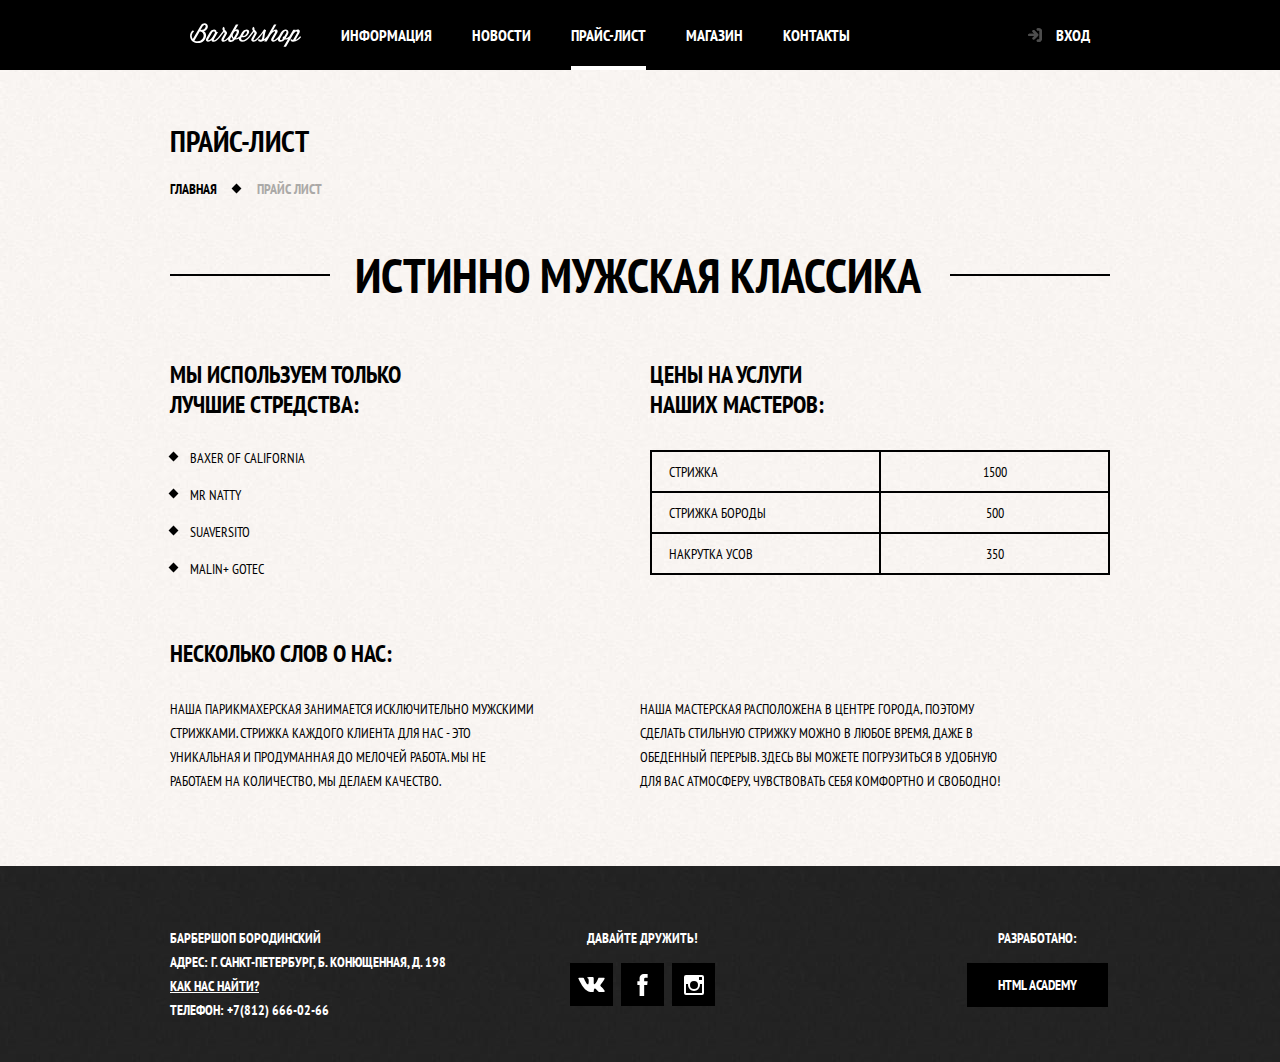
<file: price.html>
<!DOCTYPE html>
<html lang="ru">
<head>
	<meta charset="UTF-8">
	<title>Прайс-лист</title>
	<link href="https://fonts.googleapis.com/css?family=PT+Sans+Narrow:400,700&display=swap&subset=cyrillic" rel="stylesheet">
	<link rel="stylesheet" href="css/normalize.css">
	<link rel="stylesheet" href="css/style.css">
</head>
<body class="inner-page">
	<header class="main-header">
		<nav class="main-nav container">
			<a href="index.html" class="main-header-logo">
				<img src="img/logo.svg" alt="Логотип бардешопа Бородинский" width="111" height="24">
			</a>
			<ul class="site-nav">
				<li><a href="#">Информация</a></li>
				<li><a href="#">Новости</a></li>
				<li><a class="active-nav" href="price.html">Прайс-лист</a></li>
				<li><a href="catalog.html">Магазин</a></li>
				<li><a href="#">Контакты</a></li>
			</ul>
			<ul class="user-nav">
				<li class="login-link">
					<a  href="#"class="login-button">Вход</a>
				</li>
			</ul>
		</nav>
	</header>
	<main class="container">
		<h1 class="big-text">Прайс-лист</h1>
		<ul class="breadcrumbs">
			<li><a href="index.html">Главная</a></li>
			<li class="breadcrumbs-current">Прайс лист</li>
		</ul>
		<b class="large-text">Истинно мужская классика</b>
		<div class="catalog-columns">
			<section class="sredstva">
				<h2 class="visually-hidden">Средства</h2>
				<b class="high-text">Мы используем только лучшие стредства:</b>
				<ul class="sredstva-list">
					<li>Baxer of California</li>
					<li>Mr Natty</li>
					<li>Suaversito</li>
					<li>Malin+ Gotec</li>
				</ul>
			</section>
			<section class="price">
				<h2 class="visually-hidden">Цена</h2>
				<b class="high-text">Цены на услуги <br> наших мастеров:</b>
				<table class="price-table">
					<tr>
						<td>Стрижка</td>
						<td class="price-td">1500</td>
					</tr>
					<tr>
						<td>Стрижка бороды</td>
						<td class="price-td">500</td>
					</tr>
					<tr>
						<td>Накрутка усов</td>
						<td class="price-td">350</td>
					</tr>
				</table>
			</section>
		</div>
		<section class="slovo">
			<h2 class="visually-hidden">О нас</h2>
			<b class="high-text">Несколько слов о нас:</b>
			<div class="catalog-columns">
				<p>Наша парикмахерская занимается исключительно мужскими стрижками. Стрижка каждого клиента для нас - это уникальная и продуманная до мелочей работа. Мы не работаем на количество, мы делаем качество.</p>
				<p>Наша мастерская расположена в центре города, поэтому сделать стильную стрижку можно в любое время, даже в обеденный перерыв. Здесь вы можете погрузиться в удобную для вас атмосферу, чувствовать себя комфортно и свободно!</p>
			</div>
		</section>
	</main>
	<footer class="main-footer">
		<div class="container">
			<p class="footer-contacts">Барбершоп Бородинский
				<br>Адрес: г. Санкт-Петербург, Б. конющенная, д. 198
				<br>
				<a href="map.html">Как нас найти?</a>
				<br>Телефон: +7(812) 666-02-66
			</p>
			<div class="footer-social">
				<b>Давайте дружить!</b>
				<ul>
					<li>
						<a href="#" class="social-button">
							<span class="visually-hidden">Вконтакте</span>
							<svg xmlns="http://www.w3.org/2000/svg" width="27" height="15" viewBox="0 0 26.14 14.91">
								<path d="M26 13.47l-.09-.17a13.55 13.55 0 00-2.6-3q-.87-.83-1.1-1.12A1 1 0 0122 8a10.27 10.27 0 011.22-1.78l.88-1.16q2.35-3.13 2-4L26 .94a.8.8 0 00-.4-.22 2.14 2.14 0 00-.87 0h-3.92a.51.51 0 00-.27 0h-.3a.6.6 0 00-.15.14.93.93 0 00-.14.24 22.22 22.22 0 01-1.46 3.06q-.5.84-.93 1.46a7 7 0 01-.71.91 4.94 4.94 0 01-.52.47q-.23.18-.35.15l-.23-.05a.9.9 0 01-.31-.33 1.49 1.49 0 01-.16-.53V1.6a3.14 3.14 0 000-.62 2.12 2.12 0 00-.14-.44.73.73 0 00-.28-.33 1.57 1.57 0 00-.46-.18A9 9 0 0012.57 0a8.93 8.93 0 00-3.25.33 1.83 1.83 0 00-.52.41q-.25.3-.07.33a1.67 1.67 0 011.16.59l.08.16a2.6 2.6 0 01.19.63 6.32 6.32 0 01.12 1 10.59 10.59 0 010 1.7q-.07.71-.13 1.1a2.21 2.21 0 01-.18.64 2.69 2.69 0 01-.16.3l-.07.07a1 1 0 01-.37.07.86.86 0 01-.46-.19 3.27 3.27 0 01-.56-.52 7 7 0 01-.66-.93q-.37-.6-.76-1.42l-.22-.39q-.2-.38-.56-1.11t-.62-1.43A.9.9 0 005.2.9h-.07a.93.93 0 00-.22-.16A1.44 1.44 0 004.6.65L.87.68A1 1 0 00.1.94L0 1a.44.44 0 000 .22 1.08 1.08 0 00.08.37Q.9 3.53 1.86 5.31t1.66 2.87Q4.23 9.27 5 10.24t1 1.24l.37.41.34.33a8.06 8.06 0 001 .78 16.34 16.34 0 001.4.9 7.6 7.6 0 001.79.72 6.19 6.19 0 002 .22h1.57a1.08 1.08 0 00.72-.3l.05-.07a.9.9 0 00.1-.25 1.38 1.38 0 000-.37 4.48 4.48 0 01.09-1.05 2.77 2.77 0 01.23-.71 1.74 1.74 0 01.29-.4 1.19 1.19 0 01.23-.2h.11a.86.86 0 01.77.21 4.52 4.52 0 01.83.79q.39.47.93 1.05a6.41 6.41 0 001 .87l.27.16a3.31 3.31 0 00.71.3 1.53 1.53 0 00.76.07l3.48-.05a1.58 1.58 0 00.8-.17.68.68 0 00.34-.37 1.06 1.06 0 000-.46 1.71 1.71 0 00-.1-.36z" fill="#fff"/></svg>
							</a>
						</li>
						<li>
							<a href="#" class="social-button">
								<span class="visually-hidden">Фейсбук</span>
								<svg xmlns="http://www.w3.org/2000/svg" width="19" height="22" viewBox="0 0 10.15 21.74">
									<path d="M3.34 1.12A4.77 4.77 0 016.53 0h3.61v3.81H7.81a1.07 1.07 0 00-1.09.83v2.55h3.42c-.08 1.23-.24 2.45-.41 3.67h-3v10.87H2.21V10.86H0V7.21h2.19V3.66a3.83 3.83 0 011.15-2.54z" fill="#fff"/>
								</svg>
							</a>
						</li>
						<li>
							<a href="#" class="social-button">
								<span class="visually-hidden">Инстаграм</span>
								<svg xmlns="http://www.w3.org/2000/svg" width="20" height="20">
									<path d="M18 0H2a2 2 0 00-2 2v16a2 2 0 002 2h16a2 2 0 002-2V2a2 2 0 00-2-2zm-8 6a4 4 0 11-4 4 4 4 0 014-4zM2.5 18a.47.47 0 01-.5-.5V9h2.1a3.4 3.4 0 00-.1 1 6 6 0 1012 0 3.4 3.4 0 00-.1-1H18v8.5a.47.47 0 01-.5.5zM18 4.5a.47.47 0 01-.5.5h-2a.47.47 0 01-.5-.5v-2a.47.47 0 01.5-.5h2a.47.47 0 01.5.5z" fill="#fff"/>
								</svg>
							</a>
						</li>
					</ul>
				</div>
				<p class="footer-copyright">
					<b>Разработано:</b>
					<a href="https://htmlacademy.ru" class="button footer-dev">HTML Academy</a>
				</p>
			</div>
		</footer>
		<section class="modal modal-login">
			<h2>Личный кабинет</h2>
			<p>Введите пожалуйста свой логин и пароль</p>
			<form action="https://echo.htmlacademy.ru" class="login-form" method="post">
				<p>
					<label class="visually-hidden" for="user-login">Логин</label>
					<input type="text" id="user-login" class="login-icon-user" placeholder="Логин" required>
				</p>
				<p>
					<label class="visually-hidden" for="user-password">Пароль</label>
					<input type="password" id="user-password" class="login-icon-pass" placeholder="Пароль" required>
				</p>
				<p class="login-password-info">
					<label class="login-checkbox">
						<input type="checkbox" name="remember" class="visually-hidden">
						<span class="checkbox-indicator"></span>
						Запомнте меня
					</label>
					<a href="#" class="restore">Я забыл пароль!</a>
				</p>
				<button class="button btn-log" type="submit">Войти</button>
			</form>
			<button class="modal-close" type="button"></button>
		</section>
		<section class="modal modal-map">
			<h2 class="visually-hidden">Как до нас добраться</h2>
			<iframe src="https://www.google.com/maps/embed?pb=!1m18!1m12!1m3!1d1998.6036252949425!2d30.320864080180478!3d59.93871916914324!2m3!1f0!2f0!3f0!3m2!1i1024!2i768!4f13.1!3m3!1m2!1s0x4696310fca145cc1%3A0x42b32648d8238007!2z0JHQvtC70YzRiNCw0Y8g0JrQvtC90Y7RiNC10L3QvdCw0Y8g0YPQuy4sIDE5LzgsINCh0LDQvdC60YIt0J_QtdGC0LXRgNCx0YPRgNCzLCAxOTExODY!5e0!3m2!1sru!2sru!4v1575994531938!5m2!1sru!2sru" width="780" height="570" frameborder="0" style="border:0;" allowfullscreen=""></iframe>
			<p>
				<img src="img/map.png" width="780" height="570" alt= "Адрес: г. Санкт-Петербург, Б. конющенная, д. 198">
			</p>
			<button class="modal-close" type="button"></button>
		</section>
		<script src="script.js"></script>
	</body>
	</html>
</file>
<file: css/style.css>
.visually-hidden:not(:focus):not(:active),
input[type='checkbox'].visually-hidden,
input[type='radio'].visually-hidden
{
    position: absolute;

    overflow: hidden;
    clip: rect(0 0 0 0);

    width: 1px;
    height: 1px;
    margin: -1px;
    padding: 0;

    white-space: nowrap;

    border: 0;

    clip-path: inset(100%);
}

html,
body
{
    min-width: 960px;
}

body
{
    font-family: 'PT Sans Narrow', Arial, sans-serif;
    font-size: 14px;
    font-weight: 700;
    line-height: 24px;

    margin: 0;
    padding: 0;

    text-transform: uppercase;

    color: #fff;
    background-color: #000;
    background-image: url('../img/bg.jpg');
    background-repeat: no-repeat;
    background-position: center  top 43px;
}

a
{
    text-decoration: none;
}

img
{
    max-width: 100%;
    height: auto;
}

.catalog-columns
{
    display: flex;

    justify-content: space-between;
}

.inner-page .main-header
{
    margin-bottom: 50px;

    background-color: #000;
}

.main-nav
{
    font-size: 16px;
    line-height: 20px;

    display: flex;
    flex-direction: column;

    color: #fff;

    align-items: center;
}

.main-header-logo
{
    margin-bottom: 70px;

    order: 2;
}

.inner-page .main-header-logo
{
    margin: 0;
}

.inner-page .main-nav
{
    flex-direction: row;

    align-items: flex-start;
}

.inner-page .main-header-logo
{
    width: 111px;
    height: 24px;
    padding: 23px 20px;

    order: 0;
}

.user-nav
{
    display: flex;

    max-width: 140px;
    margin: 0 0 0 auto;
}

.main-nav-wrapper
{
    width: 100%;
    margin-bottom: 60px;

    background-color: #000;
}

.container
{
    max-width: 940px;
    margin: 0 auto;
    padding: 0 10px;
}

.main-nav-wrapper .container
{
    display: flex;

    justify-content: space-between;
}

.features-list
{
    display: flex;

    margin: 0;
    margin-bottom: 65px;
    padding: 0;

    list-style: none;

    justify-content: space-between;
}

.site-nav
{
    display: flex;

    width: 620px;
    margin: 0;
    padding: 0;

    list-style: none;

    flex-wrap: wrap;
}

.user-nav
{
    list-style: none;
}

.site-nav a,
.user-nav a
{
    position: relative;

    display: block;

    padding: 25px 20px;

    color: #fff;
}

.user-nav a
{
    position: relative;

    padding-left: 45px;
}

.user-nav a::before
{
    position: absolute;
    top: 27px;
    left: 16px;

    width: 16px;
    height: 18px;

    content: '';

    opacity: .3;
    background-image: url('../img/login.svg');
    background-repeat: no-repeat;
    background-position: 0 0;
}

.user-nav a:hover::before,
.user-nav a:focus::before,
.user-nav a:active::before
{
    opacity: 1;
}

.site-nav a:hover,
.site-nav a:focus,
.user-nav a:hover,
.usrs-nav a:focus
{
    background-color: #242424;
}

.active-nav::after
{
    position: absolute;
    right: 20px;
    bottom: 0;
    left: 20px;

    height: 4px;

    content: '';

    background-color: #fff;
}

.inner-page-index
{
    color: #000;
    background-color: #f9f6f3;
    background-image: url('../img/line.png'),
    url('../img/layer-1.jpg');
    background-repeat: no-repeat, repeat;
    background-position: center, 0 0;
}

.inner-page
{
    color: #000;
    background-color: #f9f6f3;
    background-image: url('../img/layer-1.jpg');
    background-repeat: repeat;
    background-position: 0 0;
}

.inner-style
{
    display: flex;

    margin-bottom: 35px;
    padding: 50px 80px;

    justify-content: space-between;
}

.feature-item
{
    width: 300px;

    text-align: center;
}

.feature-item h3
{
    font-size: 30px;
    line-height: 42px;

    position: relative;

    margin: 0;
    margin-bottom: 60px;
}

.feature-item h3::after
{
    position: absolute;
    top: 55px;
    right: 50%;

    width: 20px;
    height: 20px;
    margin-right: -10px;

    content: '';
    transform: rotate(45deg);

    background-color: #fff;
}

.big-text
{
    font-size: 30px;
    line-height: 42px;

    margin: 0 0 15px 0;
    padding: 0;

    color: #000;
}

.button
{
    font: inherit;

    display: inline-block;

    margin-right: 25px;
    padding: 10px 30px;

    text-align: center;
    vertical-align: middle;
    text-transform: uppercase;

    color: #fff;
    border: none;
    background-color: #000;
}

.button:hover,
.button:focus,
.button:active
{
    background-color: #663d15;
}

.button.disabled,
.button:disabled
{
    cursor: default;

    opacity: .5;
    background-color: #000;
}

.btn-price
{
    display: inline-block;

    box-sizing: border-box;
    width: 78px;
    margin-right: 0;
    padding: 14px 18px 12px;
}

.news-list
{
    width: 360px;
    margin: 0;
    padding: 0;

    list-style: none;
}

.news-item p
{
    font-weight: 400;

    margin: 0;
}

.news-item
{
    margin-bottom: 24px;
}

.gallery
{
    width: 300px;
}

.gallery-content
{
    height: 164px;
    margin: 0;

    border: 7px solid #fff;
    background-color: #ccc;
}

.gallery-content img
{
    width: 286px;
    height: 164px;
}

.gallery-container
{
    position: relative;

    height: 260px;
}

.gallery-button
{
    position: absolute;
    bottom: 0;

    box-sizing: border-box;
    width: 140px;
    margin: 0;
}

.gallery-button-back
{
    left: 0;
}

.gallery-button-next
{
    right: 0;
}

.news-item time
{
    text-transform: none;
}

.contacts p
{
    font-weight: 400;

    margin: 0;
    margin-bottom: 21px;
}

.appointment
{
    width: 300px;
}

.appointment-info
{
    font-weight: 400;

    margin: 0;
    margin-bottom: 13px;
}

.appointment .big-text
{
    margin: 0;
    margin-bottom: 15px;
}

.appointment-form
{
    display: flex;

    flex-wrap: wrap;
    justify-content: space-between;
}

.appointment-item
{
    width: 140px;
    margin: 0;
    margin-bottom: 10px;
}

.appointment-item label
{
    display: block;

    margin-bottom: 8px;
    margin-left: 20px;
}

.appointment-item input
{
    font: inherit;

    box-sizing: border-box;
    width: 140px;
    height: 40px;
    padding: 5px 17px;

    border: 2px solid #000;
    background-color: transparent;
}

.appointment-item input:focus,
.appointment-item input:hover
{
    border-color: #663d15;
}

.appointment-form .button
{
    display: block;

    width: 100%;
    margin: 0;
    margin-top: 10px;
}

.main-footer
{
    margin-top: 65px;
    padding: 60px 0 40px 0;

    color: #fff;
    background-color: #212121;
    background-image: url('../img/layer-2.jpg');
    background-repeat: repeat;
    background-position: 0 0;
}

.main-footer .container
{
    display: flex;
}

.footer-contacts
{
    width: 320px;
    margin: 0 80px 0 0;
}

.footer-contacts a
{
    font: inherit;

    text-decoration: underline;

    color: #fff;
}

.footer-contacts a:hover,
.footer-contacts a:focus
{
    text-decoration: none;
}

.footer-social
{
    width: 145px;

    text-align: center;
}

.footer-social ul
{
    display: flex;

    margin: 0 auto;
    margin-top: 13px;
    padding: 0;

    list-style: none;

    flex-wrap: wrap;
    justify-content: space-between;
}

.social-button
{
    display: flex;

    width: 43px;
    height: 43px;

    color: #fff;
    background-color: #000;

    align-items: center;
    justify-content: center;
}

.social-button:hover,
.social-button:focus
{
    color: #000;
    background-color: #fff;
}

.social-button:hover path,
.social-button:focus path
{
    fill: #000;
}

.footer-copyright
{
    width: 145px;
    margin: 0 0 0 auto;

    text-align: center;
}

.footer-copyright .button:hover,
.footer-copyright .button:focus
{
    color: #000;
    background-color: #fff;
}

.inner-page .main-footer
{
    margin-top: 45px;
}

.footer-dev
{
    box-sizing: border-box;
    width: 141px;
    margin: 0;
    margin-top: 13px;
}

.modal
{
    position: fixed;

    display: none;

    box-sizing: border-box;
    margin: 0 auto;

    color: #000;
    background-color: #f9f6f3;
    background-image: url('../img/layer-1.jpg');
    background-repeat: repeat;
    background-position: 0 0;
    box-shadow: 0 30px 60px rgba(0, 0, 0, .7);
}

.modal-login
{
    font-size: 14px;
    line-height: auto;

    top: 120px;
    left: 50%;

    width: 460px;
    min-height: 385px;
    margin-left: -230px;
    padding: 50px 80px 60px;
}

.modal-map
{
    top: 50%;
    left: 50%;

    width: 794px;
    margin-top: -285px;
    margin-left: -390px;

    border: 7px solid #fff;
}

.modal-map p
{
    position: absolute;
    z-index: 1;
    top: 0;
    left: 0;

    margin: 0;
}

.modal-map iframe
{
    position: relative;
    z-index: 2;

    border: none;
    /* width: 780px; 
  height: 560px;*/
}

.modal-close
{
    position: absolute;
    top: 0;
    right: -40px;

    width: 19px;
    height: 19px;

    cursor: pointer;

    border: 0;
    background-color: rgba(0, 0, 0, 0);
    background-image: url(../img/cross1.png);
    background-repeat: no-repeat;
}

.modal-login h2
{
    font-size: 30px;
    line-height: 42px;

    margin: 0;
    margin-bottom: 20px;
}

.login-form
{
    width: 300px;
}

.login-form input[type='text'],
.login-form input[type='password']
{
    text-transform: uppercase;
}

.login-icon-user
{
    background-image: url(../img/user.svg);
    background-repeat: no-repeat;
    background-position: 270px center;
}

.login-icon-pass
{
    background-image: url(../img/pass.svg);
    background-repeat: no-repeat;
    background-position: 270px center;
}

.btn-log
{
    box-sizing: border-box;
    width: 100%;
}

.login-form input
{
    font: inherit;

    box-sizing: border-box;
    width: 100%;
    padding: 10px 15px;
    padding-right: 40px;

    border: 2px solid #000;
    background-color: transparent;
}

.login-form input:focus,
.login-form input:hover
{
    border-color: #663d15;
}

.login-password-info
{
    position: relative;

    display: flex;

    justify-content: space-between;
}

.login-checkbox
{
    padding-left: 30px;

    cursor: pointer;
}

.login-checkbox:focus,
.login-checkbox:hover
{
    color: #663d15;
}


.login-checkbox::before
{
    position: absolute;
    top: 0;
    left: 0;

    box-sizing: border-box;
    width: 20px;
    height: 20px;

    content: '';

    border: 2px solid #000;
    background-color: #f9f6f3;
}

.login-checkbox input[type='checkbox']:checked + .checkbox-indicator::after
{
    position: absolute;
    top: 4px;
    left: 4px;

    width: 20px;
    height: 20px;

    content: '';

    background-image: url('../img/cross.svg');
    background-repeat: no-repeat;
}

.restore
{
    font: inherit;

    text-align: right;
    text-decoration: underline;

    color: #000;
}

.restore:hover,
.restore:focus
{
    text-decoration: none;
}

.breadcrumbs
{
    display: flex;

    margin: 0 0 50px 0;
    padding: 0;

    list-style: none;

    justify-content: flex-start;
}

.breadcrumbs li
{
    position: relative;

    margin-right: 40px;
}

.breadcrumbs li::after
{
    position: absolute;
    top: 8px;
    right: -13px;

    width: 7px;
    height: 7px;
    margin-right: -10px;

    content: '';
    transform: rotate(45deg);

    background-color: #000;
}

.breadcrumbs :last-child::after
{
    opacity: 0;
}

.breadcrumbs a
{
    color: #000;
}

.breadcrumbs a:hover,
.breadcrumbs a:focus
{
    text-decoration: underline;
}

.breadcrumbs-current
{
    color: #aba9a7;
}

.large-text
{
    font-size: 48px;
    line-height: 48px;

    position: relative;

    display: block;

    box-sizing: border-box;
    width: 940px;
    margin: 0 auto;
    margin-bottom: 61px;
    padding: 0 185px;
}

.large-text::before
{
    position: absolute;
    top: 23px;
    right: 0;

    display: block;

    width: 160px;
    height: 2px;

    content: '';

    background-color: #000;
}

.large-text::after
{
    position: absolute;
    top: 23px;
    left: 0;

    display: block;

    width: 160px;
    height: 2px;

    content: '';

    background-color: #000;
}

.high-text
{
    font-size: 24px;
    line-height: 30px;
}

.sredstva .high-text
{
    display: block;

    margin-bottom: 26px;
}

.price .high-text
{
    display: block;

    margin-bottom: 30px;
}

.sredstva
{
    width: 240px;
}

.sredstva-list
{
    margin: 0;
    padding: 0;
    padding-left: 20px;

    list-style: none;
}

.sredstva-list li
{
    font-weight: 400;

    position: relative;

    margin-bottom: 13px;
}

.sredstva-list :last-child
{
    margin-bottom: 58px;
}

.sredstva-list li::before
{
    position: absolute;
    top: 7px;
    left: -20px;

    width: 7px;
    height: 7px;

    content: '';
    transform: rotate(45deg);

    background-color: #000;
}

.price
{
    width: 460px;
}

.price-table
{
    font-weight: 400;

    width: 100%;
    height: 125px;

    border-collapse: collapse;

    border: 2px solid #000;
}

.price-table td
{
    border: 2px solid #000;
}

.price-table tr :first-child
{
    width: 50%;
    padding-left: 17px;
}

.price-table tr :last-child
{
    text-align: center;
}

.prod-list
{
    margin: 0;
    margin-left: 20px;
    padding: 0;

    list-style: none;
}

.prod-list li
{
    font-weight: 400;

    position: relative;
}

.prod-list li::before
{
    position: absolute;
    top: 7px;
    left: -20px;

    width: 7px;
    height: 7px;

    content: '';
    transform: rotate(45deg);

    background-color: #000;
}

.product-photo-full
{
    height: 498px;
    margin-bottom: 20px;

    box-shadow: 0 0 10px 2px rgba(0, 0, 0, .1);
}

.img-list
{
    display: flex;

    margin: 0;
    padding: 0;

    list-style: none;

    justify-content: space-between;
}

.img-list li
{
    height: 149px;

    box-shadow: 0 0 10px 2px rgba(0, 0, 0, .1);
}

.product-article
{
    position: absolute;
    top: 0;
    right: 0;

    text-align: right;

    color: #aeaeae;
}

.product-price
{
    margin-bottom: 60px;
}

.product-price a
{
    font-size: 14px;
    line-height: 18px;
}

.product-price b
{
    font-weight: 400;
    line-height: 44px;

    display: inline-block;

    box-sizing: border-box;
    width: 109px;
    height: 44px;
    margin-right: -2px;

    text-align: center;
    vertical-align: middle;

    background-color: #e5e5e5;
}

.product-text
{
    font-weight: 400;

    margin-bottom: 40px;
}

.slovo b
{
    display: block;

    margin-bottom: 14px;
}

.slovo p
{
    font-weight: 400;

    width: 380px;
    margin-right: 100px;
}

.slovo .catalog-columns
{
    margin-bottom: 59px;
}

.filters
{
    width: 180px;
}

.filter fieldset
{
    padding: 0;

    border: none;
}

.filter legend
{
    margin-bottom: 28px;
}

.filter-option,
.catalog-item
{
    position: relative;

    margin-bottom: 19px;
}

.filter-list-1,
.filter-list-2
{
    font-weight: 400;
    line-height: 18px;

    margin: 0;
    margin-bottom: 50px;
    padding: 0;

    list-style: none;
}

.filter label
{
    padding-left: 40px;

    cursor: pointer;
}

.filter input[type='checkbox'] + label::before
{
    position: absolute;
    top: -2px;
    left: 0;

    box-sizing: border-box;
    width: 20px;
    height: 20px;

    content: '';

    border: 2px solid #000;
    background-color: #f9f6f3;
}

.filter input[type='checkbox']:checked + label::after
{
    position: absolute;
    top: 2px;
    left: 4px;

    width: 20px;
    height: 20px;

    content: '';

    background-image: url('../img/cross.svg');
    background-repeat: no-repeat;
}

.filter input[type='radio'] + label::before
{
    position: absolute;
    top: -1px;
    left: 0;

    box-sizing: border-box;
    width: 20px;
    height: 20px;

    content: '';

    border: 2px solid #000;
    border-radius: 50%;
    background-color: #f9f6f3;
}

.filter input[type='radio']:checked + label::after
{
    position: absolute;
    top: 5px;
    left: 6px;

    box-sizing: border-box;
    width: 8px;
    height: 8px;

    content: '';

    border: 2px solid #000;
    border-radius: 50%;
    background-color: #000;
}

.filter-input:hover + label,
.filter-input:focus + label
{
    color: #663d15;
}

.filter-input:disabled + label
{
    opacity: .5;
    color: #000;
}

.catalog
{
    width: 700px;
}

.catalog-list
{
    display: flex;

    margin: 0 0 25px 0;
    padding: 0;

    list-style: none;

    flex-wrap: wrap;
}

.catalog-item
{
    width: 220px;
    margin: 0 20px 20px 0;

    background-color: #fff;
    box-shadow: 0 0 10px 2px rgba(0, 0, 0, .1);
}

.catalog-item:nth-child(3n)
{
    margin-right: 0;
}

.catalog-item:hover,
.catalog-item:focus
{
    box-shadow: 0 0 10px 2px rgba(0, 0, 0, .2);
}

.catalog-item .catalog-link
{
    display: flex;

    flex-wrap: wrap;
}

.catalog-link h3
{
    margin: 0 0 10px 17px;
}

.catalog-item-image
{
    width: 220px;
    height: 165px;
    margin: 0;
    margin-bottom: 6px;

    order: -1;
}

.catalog-category
{
    position: relative;
    top: 6px;

    text-transform: none;
}

.catalog-category,
.catalog-item-title
{
    font-size: 14px;
    font-weight: 400;
    line-height: 18px;

    color: #000;
}

.catalog-item-price
{
    display: block;

    box-sizing: border-box;
    width: 188px;
    margin: 0 auto;
    margin-bottom: 15px;
}

.catalog-item-price b
{
    font-weight: 400;
    line-height: 44px;

    display: inline-block;

    box-sizing: border-box;
    width: 109px;
    height: 44px;
    margin-right: -2px;

    text-align: center;
    vertical-align: middle;

    background-color: #e5e5e5;
}

.catalog-item-price a
{
    font-size: 14px;
    line-height: 18px;
}

.pagination-list
{
    display: flex;

    margin: 0;
    padding: 0;

    list-style: none;
}

.pagination-item a
{
    display: inline-block;

    width: 100%;
    height: 100%;

    color: #fff;
    background-color: #000;
}

.pagination-list a:hover,
.pagination-list a:focus,
.pagination-list a:active
{
    background-color: #663d15;
}

.pagination-item
{
    line-height: 43px;

    width: 43px;
    height: 43px;
    margin-right: 8px;

    text-align: center;
}

.pagination-item-current a
{
    color: #000;
    background-color: #fff;
}

.pagination-item-current a:hover,
.pagination-item-current a:focus,
.pagination-item-current a:active
{
    color: #000;
    background-color: #fff;
}

.product-photos
{
    width: 460px;
}

.product-info
{
    position: relative;

    width: 390px;
}

.product-availability
{
    margin-bottom: 40px;
}

@keyframes bounce
{
    0%
    {
        transform: translateY(-2000px);
    }

    70%
    {
        transform: translateY(30px);
    }

    90%
    {
        transform: translateY(-10px);
    }

    100%
    {
        transform: translateY(0);
    }
}

@keyframes shake
{
    0%,
    100%
    {
        transform: translateX(0);
    }

    10%,
    30%,
    50%,
    70%,
    90%
    {
        transform: translateX(-10px);
    }

    20%,
    40%,
    60%,
    80%
    {
        transform: translateX(10px);
    }
}

.modal-show
{
    display: block;

    animation-name: bounce;
    animation-duration: .6s;
}

.modal-error
{
    animation: shake .6s;
}
</file>
